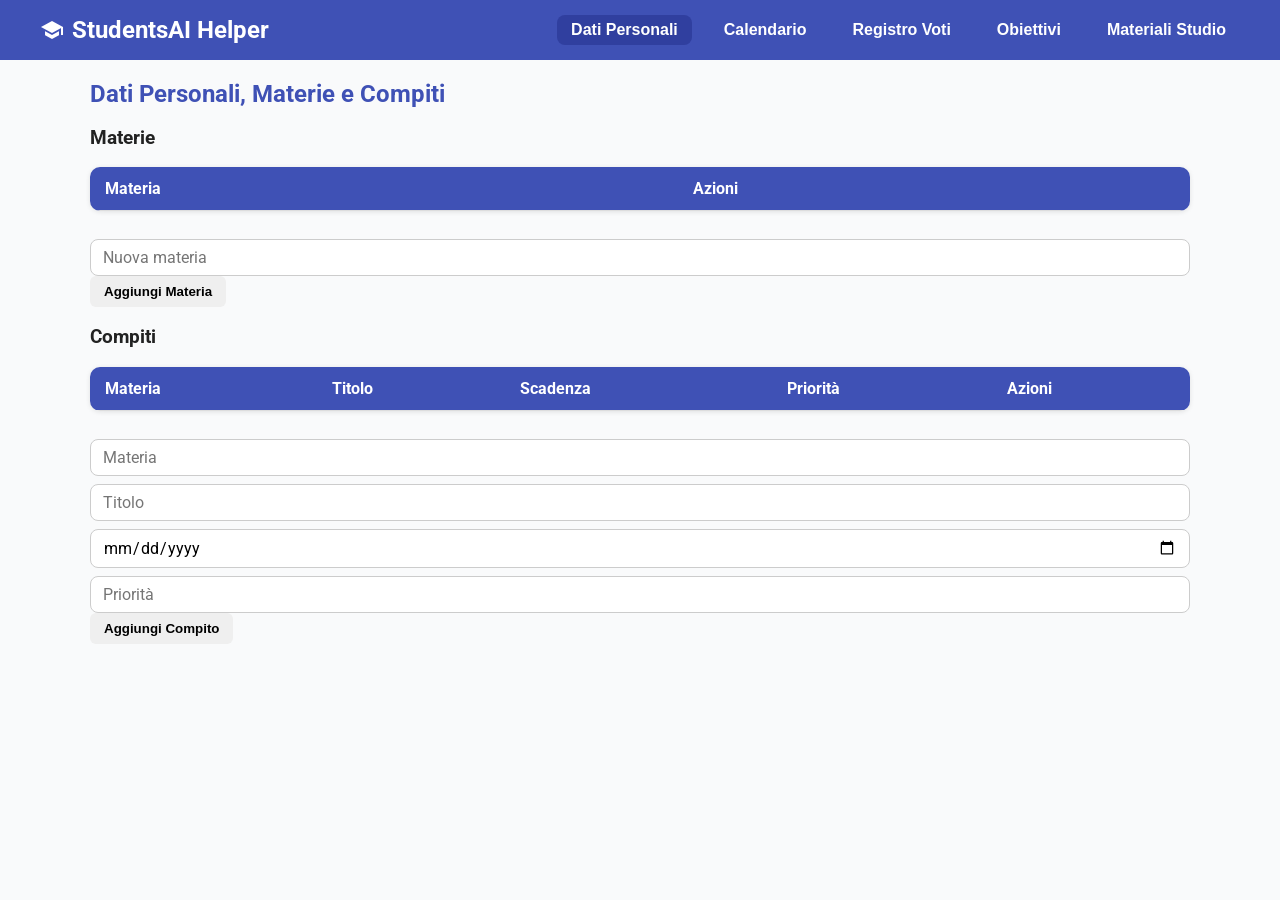
<file: index.html>
<!DOCTYPE html>
<html lang="it">
<head>
  <meta charset="UTF-8" />
  <meta name="viewport" content="width=device-width, initial-scale=1" />
  <title>StudentsAI Helper</title>
  <link href="https://fonts.googleapis.com/css2?family=Roboto&display=swap" rel="stylesheet" />
  <link href="https://fonts.googleapis.com/icon?family=Material+Icons" rel="stylesheet" />
  <link rel="stylesheet" href="style.css" />
</head>
<body>
<header class="header">
  <div class="container">
    <div class="logo"><span class="material-icons">school</span> StudentsAI Helper</div>
    <nav class="nav">
      <button class="nav-btn active" data-section="data-entry">Dati Personali</button>
      <button class="nav-btn" data-section="calendar">Calendario</button>
      <button class="nav-btn" data-section="grades">Registro Voti</button>
      <button class="nav-btn" data-section="goals">Obiettivi</button>
      <button class="nav-btn" data-section="materials">Materiali Studio</button>
    </nav>
  </div>
</header>
<main class="main">
  <section id="data-entry" class="section active">
    <h2>Dati Personali, Materie e Compiti</h2>
    <h3>Materie</h3>
    <table id="materie-table">
      <thead><tr><th>Materia</th><th>Azioni</th></tr></thead>
      <tbody id="materie-table-body"></tbody>
    </table>
    <form id="materie-form" style="margin-top:1rem;">
      <input type="text" id="materie-input" placeholder="Nuova materia" required />
      <button type="submit">Aggiungi Materia</button>
    </form>
    <h3>Compiti</h3>
    <table id="compiti-table">
      <thead><tr><th>Materia</th><th>Titolo</th><th>Scadenza</th><th>Priorità</th><th>Azioni</th></tr></thead>
      <tbody id="compiti-table-body"></tbody>
    </table>
    <form id="compiti-form" style="margin-top:1rem;">
      <input type="text" id="compito-materia" placeholder="Materia" required />
      <input type="text" id="compito-titolo" placeholder="Titolo" required />
      <input type="date" id="compito-scadenza" required />
      <input type="text" id="compito-priorita" placeholder="Priorità" required />
      <button type="submit">Aggiungi Compito</button>
    </form>
  </section>
  <section id="calendar" class="section">
    <h2>Calendario Studio</h2>
    <div id="calendar-container" style="display:flex; gap:20px;">
      <div id="calendar" style="flex:1;">
        <div id="calendar-controls">
          <button id="prev-month">«</button>
          <span id="calendar-month-year"></span>
          <button id="next-month">»</button>
        </div>
        <table id="calendar-table">
          <thead><tr><th>Lun</th><th>Mar</th><th>Mer</th><th>Gio</th><th>Ven</th><th>Sab</th><th>Dom</th></tr></thead>
          <tbody id="calendar-body"></tbody>
        </table>
      </div>
      <div id="calendar-events" style="flex:1;">
        <div id="calendar-event-form" class="hidden">
          <form id="event-form">
            <label for="event-date">Data:</label>
            <input type="date" id="event-date" required />
            <label for="event-title">Titolo:</label>
            <input type="text" id="event-title" required />
            <label for="event-type">Tipo Evento:</label>
            <select id="event-type">
              <option value="lezione">Lezione</option>
              <option value="compito">Compito</option>
              <option value="interrogazione">Interrogazione</option>
              <option value="altro">Altro</option>
            </select>
            <button type="submit">Salva Evento</button>
            <button type="button" id="cancel-event">Annulla</button>
          </form>
        </div>
        <div id="events-list"></div>
      </div>
    </div>
  </section>
  <section id="grades" class="section">
    <h2>Registro Voti e Obiettivi</h2>
    <table id="grades-table">
      <thead><tr><th>Materia</th><th>Voto</th><th>Data Inserimento</th><th>Azioni</th></tr></thead>
      <tbody id="grades-table-body"></tbody>
    </table>
    <div id="add-grade-box">
      <form id="grades-form" style="display:flex; gap:14px; align-items:flex-end; max-width:600px;">
        <div style="flex:1;">
          <label for="grade-materia">Materia</label>
          <input type="text" id="grade-materia" placeholder="Materia" required />
        </div>
        <div style="flex:1;">
          <label for="grade-voto">Voto (1-10)</label>
          <input type="number" id="grade-voto" min="1" max="10" step="0.1" required />
        </div>
        <button type="submit" class="primary-btn">Aggiungi</button>
      </form>
    </div>
    <div id="grade-needed-msg"></div>
    <h3>Imposta Obiettivo Voto</h3>
    <form id="goal-form" style="max-width: 480px;">
      <input type="text" id="goal-materia" placeholder="Materia" required />
      <input type="number" id="goal-voto" placeholder="Voto obiettivo (1-10)" min="1" max="10" step="0.1" required />
      <button type="submit" class="primary-btn">Salva Obiettivo</button>
    </form>
  </section>
  <section id="goals" class="section">
    <h2>Obiettivi Personali</h2>
    <form id="goal-entry-form" style="max-width: 480px;">
      <textarea id="goal-text" rows="3" placeholder="Descrivi il tuo obiettivo"></textarea>
      <input type="date" id="goal-deadline" />
      <button type="submit" class="primary-btn">Aggiungi Obiettivo</button>
    </form>
    <div id="goal-list"></div>
  </section>
  <section id="materials" class="section">
    <h2>Materiali di Studio</h2>
    <form id="material-entry-form" style="max-width: 480px;">
      <input type="text" id="material-title" placeholder="Titolo materiale" />
      <input type="text" id="material-link" placeholder="Link o percorso" />
      <button type="submit" class="primary-btn">Aggiungi Materiale</button>
    </form>
    <div id="material-list"></div>
  </section>
</main>
<script src="app.js"></script>
</body>
</html>
</file>
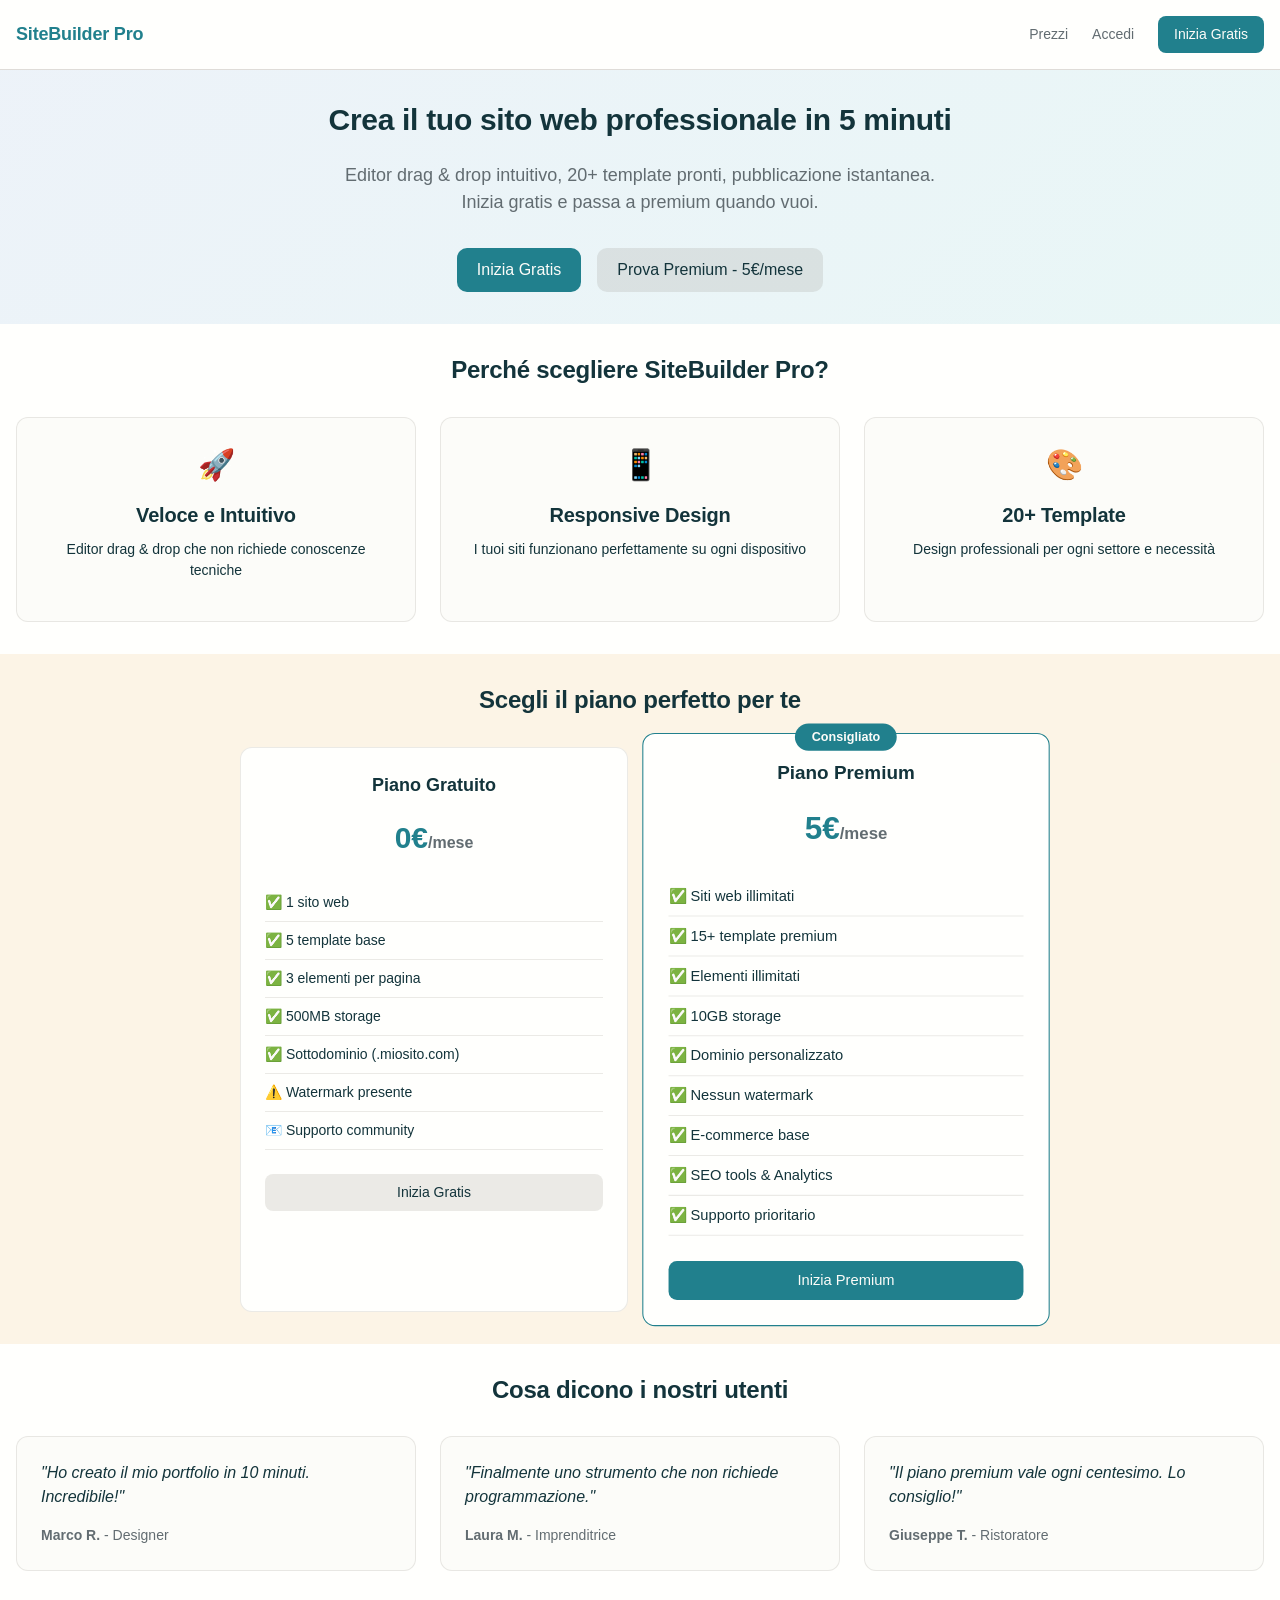
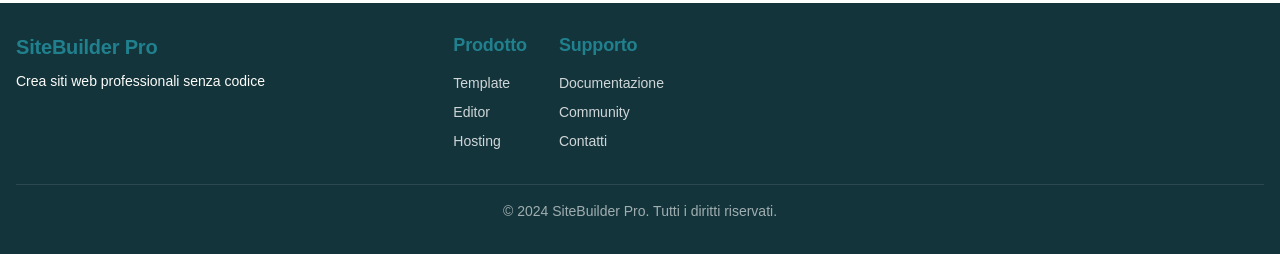
<file: sito-builder-completo.zip/index.html>
<!DOCTYPE html>
<html lang="it">
<head>
    <meta charset="UTF-8">
    <meta name="viewport" content="width=device-width, initial-scale=1.0">
    <title>SiteBuilder Pro - Crea il tuo sito in 5 minuti</title>
    <link rel="stylesheet" href="style.css">
</head>
<body>
    <!-- Landing Page -->
    <div id="landing-page" class="page active">
        <!-- Navigation -->
        <nav class="navbar">
            <div class="container">
                <div class="nav-content">
                    <div class="logo">
                        <h2>SiteBuilder Pro</h2>
                    </div>
                    <div class="nav-links">
                        <a href="#prezzi">Prezzi</a>
                        <a href="#" onclick="showLogin()">Accedi</a>
                        <button class="btn btn--primary" onclick="showSignup()">Inizia Gratis</button>
                    </div>
                </div>
            </div>
        </nav>

        <!-- Hero Section -->
        <section class="hero">
            <div class="container">
                <div class="hero-content">
                    <h1>Crea il tuo sito web professionale in 5 minuti</h1>
                    <p>Editor drag & drop intuitivo, 20+ template pronti, pubblicazione istantanea. Inizia gratis e passa a premium quando vuoi.</p>
                    <div class="hero-buttons">
                        <button class="btn btn--primary btn--lg" onclick="showSignup()">Inizia Gratis</button>
                        <button class="btn btn--secondary btn--lg" onclick="showUpgrade()">Prova Premium - 5€/mese</button>
                    </div>
                </div>
            </div>
        </section>

        <!-- Features -->
        <section class="features">
            <div class="container">
                <h2>Perché scegliere SiteBuilder Pro?</h2>
                <div class="features-grid">
                    <div class="feature-card">
                        <div class="feature-icon">🚀</div>
                        <h3>Veloce e Intuitivo</h3>
                        <p>Editor drag & drop che non richiede conoscenze tecniche</p>
                    </div>
                    <div class="feature-card">
                        <div class="feature-icon">📱</div>
                        <h3>Responsive Design</h3>
                        <p>I tuoi siti funzionano perfettamente su ogni dispositivo</p>
                    </div>
                    <div class="feature-card">
                        <div class="feature-icon">🎨</div>
                        <h3>20+ Template</h3>
                        <p>Design professionali per ogni settore e necessità</p>
                    </div>
                </div>
            </div>
        </section>

        <!-- Pricing -->
        <section id="prezzi" class="pricing">
            <div class="container">
                <h2>Scegli il piano perfetto per te</h2>
                <div class="pricing-cards">
                    <div class="pricing-card">
                        <div class="plan-name">Piano Gratuito</div>
                        <div class="plan-price">0€<span>/mese</span></div>
                        <ul class="plan-features">
                            <li>✅ 1 sito web</li>
                            <li>✅ 5 template base</li>
                            <li>✅ 3 elementi per pagina</li>
                            <li>✅ 500MB storage</li>
                            <li>✅ Sottodominio (.miosito.com)</li>
                            <li>⚠️ Watermark presente</li>
                            <li>📧 Supporto community</li>
                        </ul>
                        <button class="btn btn--secondary btn--full-width" onclick="showSignup()">Inizia Gratis</button>
                    </div>
                    <div class="pricing-card featured">
                        <div class="featured-badge">Consigliato</div>
                        <div class="plan-name">Piano Premium</div>
                        <div class="plan-price">5€<span>/mese</span></div>
                        <ul class="plan-features">
                            <li>✅ Siti web illimitati</li>
                            <li>✅ 15+ template premium</li>
                            <li>✅ Elementi illimitati</li>
                            <li>✅ 10GB storage</li>
                            <li>✅ Dominio personalizzato</li>
                            <li>✅ Nessun watermark</li>
                            <li>✅ E-commerce base</li>
                            <li>✅ SEO tools & Analytics</li>
                            <li>✅ Supporto prioritario</li>
                        </ul>
                        <button class="btn btn--primary btn--full-width" onclick="showUpgrade()">Inizia Premium</button>
                    </div>
                </div>
            </div>
        </section>

        <!-- Testimonials -->
        <section class="testimonials">
            <div class="container">
                <h2>Cosa dicono i nostri utenti</h2>
                <div class="testimonials-grid">
                    <div class="testimonial">
                        <p>"Ho creato il mio portfolio in 10 minuti. Incredibile!"</p>
                        <div class="testimonial-author">
                            <strong>Marco R.</strong> - Designer
                        </div>
                    </div>
                    <div class="testimonial">
                        <p>"Finalmente uno strumento che non richiede programmazione."</p>
                        <div class="testimonial-author">
                            <strong>Laura M.</strong> - Imprenditrice
                        </div>
                    </div>
                    <div class="testimonial">
                        <p>"Il piano premium vale ogni centesimo. Lo consiglio!"</p>
                        <div class="testimonial-author">
                            <strong>Giuseppe T.</strong> - Ristoratore
                        </div>
                    </div>
                </div>
            </div>
        </section>

        <!-- Footer -->
        <footer class="footer">
            <div class="container">
                <div class="footer-content">
                    <div class="footer-brand">
                        <h3>SiteBuilder Pro</h3>
                        <p>Crea siti web professionali senza codice</p>
                    </div>
                    <div class="footer-links">
                        <div class="footer-column">
                            <h4>Prodotto</h4>
                            <a href="#">Template</a>
                            <a href="#">Editor</a>
                            <a href="#">Hosting</a>
                        </div>
                        <div class="footer-column">
                            <h4>Supporto</h4>
                            <a href="#">Documentazione</a>
                            <a href="#">Community</a>
                            <a href="#">Contatti</a>
                        </div>
                    </div>
                </div>
                <div class="footer-bottom">
                    <p>&copy; 2024 SiteBuilder Pro. Tutti i diritti riservati.</p>
                </div>
            </div>
        </footer>
    </div>

    <!-- Dashboard Page -->
    <div id="dashboard-page" class="page">
        <nav class="dashboard-nav">
            <div class="nav-content">
                <div class="logo">
                    <h3>SiteBuilder Pro</h3>
                </div>
                <div class="nav-user">
                    <span class="user-plan" id="user-plan-badge">Piano Gratuito</span>
                    <button class="btn btn--outline btn--sm" onclick="logout()">Logout</button>
                </div>
            </div>
        </nav>

        <div class="dashboard-container">
            <div class="dashboard-header">
                <h1>I tuoi progetti</h1>
                <button class="btn btn--primary" onclick="showTemplates()">+ Nuovo Progetto</button>
            </div>

            <div class="dashboard-stats">
                <div class="stat-card">
                    <h3 id="sites-count">0</h3>
                    <p>Siti creati</p>
                </div>
                <div class="stat-card">
                    <h3 id="storage-used">0MB</h3>
                    <p>Storage utilizzato</p>
                </div>
                <div class="stat-card">
                    <h3 id="elements-used">0/3</h3>
                    <p>Elementi utilizzati</p>
                </div>
            </div>

            <div class="projects-grid" id="projects-grid">
                <div class="empty-state">
                    <div class="empty-icon">📄</div>
                    <h3>Nessun progetto ancora</h3>
                    <p>Inizia creando il tuo primo sito web</p>
                    <button class="btn btn--primary" onclick="showTemplates()">Scegli un template</button>
                </div>
            </div>
        </div>
    </div>

    <!-- Templates Page -->
    <div id="templates-page" class="page">
        <nav class="dashboard-nav">
            <div class="nav-content">
                <div class="nav-back">
                    <button class="btn btn--outline btn--sm" onclick="showDashboard()">← Dashboard</button>
                </div>
                <h3>Scegli un template</h3>
            </div>
        </nav>

        <div class="templates-container">
            <div class="templates-filters">
                <button class="filter-btn active" data-category="all">Tutti</button>
                <button class="filter-btn" data-category="Business">Business</button>
                <button class="filter-btn" data-category="E-commerce">E-commerce</button>
                <button class="filter-btn" data-category="Portfolio">Portfolio</button>
                <button class="filter-btn" data-category="Blog">Blog</button>
                <button class="filter-btn" data-category="Ristoranti">Ristoranti</button>
                <button class="filter-btn" data-category="Landing">Landing</button>
                <button class="filter-btn" data-category="Professional">Professional</button>
            </div>

            <div class="templates-grid" id="templates-grid">
                <!-- Templates will be populated by JavaScript -->
            </div>
        </div>
    </div>

    <!-- Editor Page -->
    <div id="editor-page" class="page">
        <div class="editor-header">
            <div class="editor-nav">
                <button class="btn btn--outline btn--sm" onclick="showDashboard()">← Dashboard</button>
                <span class="project-name" id="current-project-name">Nuovo Progetto</span>
            </div>
            <div class="editor-actions">
                <button class="btn btn--outline btn--sm" onclick="saveProject()">💾 Salva</button>
                <button class="btn btn--outline btn--sm" onclick="previewSite()">👁️ Anteprima</button>
                <button class="btn btn--primary btn--sm" onclick="publishSite()">🚀 Pubblica</button>
            </div>
        </div>

        <div class="editor-layout">
            <!-- Components Sidebar -->
            <div class="editor-sidebar">
                <h4>Componenti</h4>
                <div class="components-list" id="components-list">
                    <!-- Components will be populated by JavaScript -->
                </div>
                <div class="elements-counter">
                    <span id="elements-counter">0/3 elementi utilizzati</span>
                    <small>Piano Gratuito</small>
                </div>
            </div>

            <!-- Canvas -->
            <div class="editor-canvas">
                <div class="canvas-header">
                    <div class="device-switcher">
                        <button class="device-btn active" data-device="desktop">🖥️</button>
                        <button class="device-btn" data-device="tablet">📱</button>
                        <button class="device-btn" data-device="mobile">📱</button>
                    </div>
                </div>
                <div class="canvas-container" id="canvas-container">
                    <div class="canvas" id="canvas">
                        <div class="drop-zone">
                            <p>Trascina i componenti qui per iniziare</p>
                        </div>
                    </div>
                </div>
            </div>

            <!-- Properties Panel -->
            <div class="properties-panel">
                <h4>Proprietà</h4>
                <div class="properties-content" id="properties-content">
                    <p>Seleziona un elemento per modificarne le proprietà</p>
                </div>
            </div>
        </div>
    </div>

    <!-- Modals -->
    <!-- Login Modal -->
    <div id="login-modal" class="modal hidden">
        <div class="modal-content">
            <div class="modal-header">
                <h3>Accedi</h3>
                <button class="modal-close" onclick="closeModal('login-modal')">&times;</button>
            </div>
            <div class="modal-body">
                <form onsubmit="login(event)">
                    <div class="form-group">
                        <label class="form-label">Email</label>
                        <input type="email" class="form-control" required>
                    </div>
                    <div class="form-group">
                        <label class="form-label">Password</label>
                        <input type="password" class="form-control" required>
                    </div>
                    <button type="submit" class="btn btn--primary btn--full-width">Accedi</button>
                </form>
                <p style="text-align: center; margin-top: 16px;">
                    Non hai un account? <a href="#" onclick="showSignup()">Registrati</a>
                </p>
            </div>
        </div>
    </div>

    <!-- Signup Modal -->
    <div id="signup-modal" class="modal hidden">
        <div class="modal-content">
            <div class="modal-header">
                <h3>Registrati Gratis</h3>
                <button class="modal-close" onclick="closeModal('signup-modal')">&times;</button>
            </div>
            <div class="modal-body">
                <form onsubmit="signup(event)">
                    <div class="form-group">
                        <label class="form-label">Nome</label>
                        <input type="text" class="form-control" required>
                    </div>
                    <div class="form-group">
                        <label class="form-label">Email</label>
                        <input type="email" class="form-control" required>
                    </div>
                    <div class="form-group">
                        <label class="form-label">Password</label>
                        <input type="password" class="form-control" required>
                    </div>
                    <button type="submit" class="btn btn--primary btn--full-width">Inizia Gratis</button>
                </form>
                <p style="text-align: center; margin-top: 16px;">
                    Hai già un account? <a href="#" onclick="showLogin()">Accedi</a>
                </p>
            </div>
        </div>
    </div>

    <!-- Upgrade Modal -->
    <div id="upgrade-modal" class="modal hidden">
        <div class="modal-content modal-large">
            <div class="modal-header">
                <h3>Passa a Premium</h3>
                <button class="modal-close" onclick="closeModal('upgrade-modal')">&times;</button>
            </div>
            <div class="modal-body">
                <div class="upgrade-comparison">
                    <div class="upgrade-column">
                        <h4>Piano Gratuito</h4>
                        <div class="price">0€/mese</div>
                        <ul>
                            <li>1 sito web</li>
                            <li>3 elementi max</li>
                            <li>Watermark presente</li>
                            <li>Sottodominio</li>
                        </ul>
                    </div>
                    <div class="upgrade-column premium">
                        <h4>Piano Premium</h4>
                        <div class="price">5€/mese</div>
                        <ul>
                            <li>Siti illimitati</li>
                            <li>Elementi illimitati</li>
                            <li>Nessun watermark</li>
                            <li>Dominio personalizzato</li>
                            <li>Template premium</li>
                            <li>E-commerce</li>
                            <li>SEO & Analytics</li>
                        </ul>
                        <button class="btn btn--primary btn--full-width" onclick="upgradeToPremium()">
                            Upgrade Ora - 5€/mese
                        </button>
                    </div>
                </div>
            </div>
        </div>
    </div>

    <!-- Preview Modal -->
    <div id="preview-modal" class="modal modal-fullscreen hidden">
        <div class="modal-content">
            <div class="modal-header">
                <h3>Anteprima Sito</h3>
                <button class="modal-close" onclick="closeModal('preview-modal')">&times;</button>
            </div>
            <div class="modal-body">
                <div class="preview-frame" id="preview-frame">
                    <!-- Site preview will be rendered here -->
                </div>
            </div>
        </div>
    </div>

    <script src="app.js"></script>
</body>
</html>
</file>
<file: style.css>
body {
  font-family: 'Roboto', sans-serif;
  margin: 0;
  background: #f9fafb;
  color: #222;
}
.header {
  background-color: #3f51b5;
  color: white;
  padding: 15px 20px;
  position: sticky;
  top: 0;
  z-index: 10;
}
.container {
  max-width: 1200px;
  margin: 0 auto;
  display: flex;
  justify-content: space-between;
  align-items: center;
}
.logo {
  font-weight: 700;
  font-size: 1.5rem;
  display: flex;
  align-items: center;
  gap: 8px;
}
nav {
  display: flex;
  gap: 18px;
}
nav button.nav-btn {
  background: none;
  border: none;
  color: white;
  font-weight: 700;
  cursor: pointer;
  padding: 6px 14px;
  border-radius: 8px;
  font-size: 1rem;
  transition: background-color 0.3s;
}
nav button.nav-btn:hover,
nav button.nav-btn.active {
  background-color: #303f9f;
}
.main {
  max-width: 1100px;
  margin: 20px auto;
  padding: 0 15px;
}
.section {
  display: none;
}
.section.active {
  display: block;
}
h2 {
  color: #3f51b5;
  margin-bottom: 15px;
}
table {
  width: 100%;
  border-collapse: collapse;
  margin-bottom: 20px;
  background: white;
  border-radius: 10px;
  overflow: hidden;
  box-shadow: 0 1px 5px rgba(0, 0, 0, 0.1);
}
thead {
  background-color: #3f51b5;
  color: white;
}
th, td {
  padding: 12px 15px;
  border-bottom: 1px solid #ddd;
  text-align: left;
}
th {
  font-weight: 700;
}
button {
  border-radius: 6px;
  border: none;
  padding: 8px 14px;
  font-weight: 600;
  cursor: pointer;
  transition: background-color 0.3s;
}
button:hover {
  opacity: 0.9;
}
button.primary-btn {
  background-color: #3f51b5;
  color: white;
}
button.delete-btn {
  background-color: #e53935;
  color: white;
}
button.delete-btn:hover {
  background-color: #b71c1c;
}
input, textarea, select {
  width: 100%;
  padding: 8px 12px;
  font-size: 1rem;
  border: 1px solid #ccc;
  border-radius: 8px;
  box-sizing: border-box;
  font-family: 'Roboto', sans-serif;
  margin-top: 8px;
}
#add-grade-box form {
  display: flex;
  gap: 14px;
  align-items: flex-end;
  max-width: 600px;
}
#add-grade-box label {
  font-weight: 600;
  display: block;
  margin-bottom: 6px;
  text-align: left;
}
#add-grade-box input {
  width: 100%;
  margin-top: 0;
  margin-bottom: 0;
}
#calendar-container {
  display: flex;
  gap: 20px;
}
#calendar-controls {
  display: flex;
  gap: 12px;
  justify-content: center;
  margin-bottom: 14px;
}
#calendar-controls button {
  padding: 6px 16px;
  background: #3f51b5;
  border: none;
  border-radius: 6px;
  color: white;
  font-weight: 700;
  cursor: pointer;
  transition: background-color 0.3s ease;
}
#calendar-controls button:hover {
  background: #2c387e;
}
#calendar-table {
  background: white;
  border-radius: 10px;
  overflow: hidden;
  box-shadow: 0 1px 6px rgba(0,0,0,0.1);
  width: 100%;
  border-collapse: collapse;
}
#calendar-table thead {
  background: #3f51b5;
  color: white;
}
#calendar-table th, #calendar-table td {
  text-align: center;
  padding: 10px 8px;
  border: 1px solid #ddd;
}
.calendar-day {
  cursor: pointer;
  transition: background-color 0.2s;
}
.calendar-day:hover {
  background-color: #d1d9ff;
}
.calendar-event-day {
  background-color: #ffc107 !important;
}
#calendar-event-form {
  max-width: 400px;
  background: white;
  padding: 15px 20px;
  border-radius: 10px;
  box-shadow: 0 1px 6px rgba(0,0,0,0.1);
  margin-top: 20px;
  display: none;
}
#calendar-event-form.visible {
  display: block;
}
#calendar-event-form label {
  margin-top: 12px;
}
</file>
<file: sito-builder-completo.zip/style.css>
:root {
  /* Primitive Color Tokens */
  --color-white: rgba(255, 255, 255, 1);
  --color-black: rgba(0, 0, 0, 1);
  --color-cream-50: rgba(252, 252, 249, 1);
  --color-cream-100: rgba(255, 255, 253, 1);
  --color-gray-200: rgba(245, 245, 245, 1);
  --color-gray-300: rgba(167, 169, 169, 1);
  --color-gray-400: rgba(119, 124, 124, 1);
  --color-slate-500: rgba(98, 108, 113, 1);
  --color-brown-600: rgba(94, 82, 64, 1);
  --color-charcoal-700: rgba(31, 33, 33, 1);
  --color-charcoal-800: rgba(38, 40, 40, 1);
  --color-slate-900: rgba(19, 52, 59, 1);
  --color-teal-300: rgba(50, 184, 198, 1);
  --color-teal-400: rgba(45, 166, 178, 1);
  --color-teal-500: rgba(33, 128, 141, 1);
  --color-teal-600: rgba(29, 116, 128, 1);
  --color-teal-700: rgba(26, 104, 115, 1);
  --color-teal-800: rgba(41, 150, 161, 1);
  --color-red-400: rgba(255, 84, 89, 1);
  --color-red-500: rgba(192, 21, 47, 1);
  --color-orange-400: rgba(230, 129, 97, 1);
  --color-orange-500: rgba(168, 75, 47, 1);

  /* RGB versions for opacity control */
  --color-brown-600-rgb: 94, 82, 64;
  --color-teal-500-rgb: 33, 128, 141;
  --color-slate-900-rgb: 19, 52, 59;
  --color-slate-500-rgb: 98, 108, 113;
  --color-red-500-rgb: 192, 21, 47;
  --color-red-400-rgb: 255, 84, 89;
  --color-orange-500-rgb: 168, 75, 47;
  --color-orange-400-rgb: 230, 129, 97;

  /* Background color tokens (Light Mode) */
  --color-bg-1: rgba(59, 130, 246, 0.08); /* Light blue */
  --color-bg-2: rgba(245, 158, 11, 0.08); /* Light yellow */
  --color-bg-3: rgba(34, 197, 94, 0.08); /* Light green */
  --color-bg-4: rgba(239, 68, 68, 0.08); /* Light red */
  --color-bg-5: rgba(147, 51, 234, 0.08); /* Light purple */
  --color-bg-6: rgba(249, 115, 22, 0.08); /* Light orange */
  --color-bg-7: rgba(236, 72, 153, 0.08); /* Light pink */
  --color-bg-8: rgba(6, 182, 212, 0.08); /* Light cyan */

  /* Semantic Color Tokens (Light Mode) */
  --color-background: var(--color-cream-50);
  --color-surface: var(--color-cream-100);
  --color-text: var(--color-slate-900);
  --color-text-secondary: var(--color-slate-500);
  --color-primary: var(--color-teal-500);
  --color-primary-hover: var(--color-teal-600);
  --color-primary-active: var(--color-teal-700);
  --color-secondary: rgba(var(--color-brown-600-rgb), 0.12);
  --color-secondary-hover: rgba(var(--color-brown-600-rgb), 0.2);
  --color-secondary-active: rgba(var(--color-brown-600-rgb), 0.25);
  --color-border: rgba(var(--color-brown-600-rgb), 0.2);
  --color-btn-primary-text: var(--color-cream-50);
  --color-card-border: rgba(var(--color-brown-600-rgb), 0.12);
  --color-card-border-inner: rgba(var(--color-brown-600-rgb), 0.12);
  --color-error: var(--color-red-500);
  --color-success: var(--color-teal-500);
  --color-warning: var(--color-orange-500);
  --color-info: var(--color-slate-500);
  --color-focus-ring: rgba(var(--color-teal-500-rgb), 0.4);
  --color-select-caret: rgba(var(--color-slate-900-rgb), 0.8);

  /* Common style patterns */
  --focus-ring: 0 0 0 3px var(--color-focus-ring);
  --focus-outline: 2px solid var(--color-primary);
  --status-bg-opacity: 0.15;
  --status-border-opacity: 0.25;
  --select-caret-light: url("data:image/svg+xml,%3Csvg xmlns='http://www.w3.org/2000/svg' width='16' height='16' viewBox='0 0 24 24' fill='none' stroke='%23134252' stroke-width='2' stroke-linecap='round' stroke-linejoin='round'%3E%3Cpolyline points='6 9 12 15 18 9'%3E%3C/polyline%3E%3C/svg%3E");
  --select-caret-dark: url("data:image/svg+xml,%3Csvg xmlns='http://www.w3.org/2000/svg' width='16' height='16' viewBox='0 0 24 24' fill='none' stroke='%23f5f5f5' stroke-width='2' stroke-linecap='round' stroke-linejoin='round'%3E%3Cpolyline points='6 9 12 15 18 9'%3E%3C/polyline%3E%3C/svg%3E");

  /* RGB versions for opacity control */
  --color-success-rgb: 33, 128, 141;
  --color-error-rgb: 192, 21, 47;
  --color-warning-rgb: 168, 75, 47;
  --color-info-rgb: 98, 108, 113;

  /* Typography */
  --font-family-base: "FKGroteskNeue", "Geist", "Inter", -apple-system,
    BlinkMacSystemFont, "Segoe UI", Roboto, sans-serif;
  --font-family-mono: "Berkeley Mono", ui-monospace, SFMono-Regular, Menlo,
    Monaco, Consolas, monospace;
  --font-size-xs: 11px;
  --font-size-sm: 12px;
  --font-size-base: 14px;
  --font-size-md: 14px;
  --font-size-lg: 16px;
  --font-size-xl: 18px;
  --font-size-2xl: 20px;
  --font-size-3xl: 24px;
  --font-size-4xl: 30px;
  --font-weight-normal: 400;
  --font-weight-medium: 500;
  --font-weight-semibold: 550;
  --font-weight-bold: 600;
  --line-height-tight: 1.2;
  --line-height-normal: 1.5;
  --letter-spacing-tight: -0.01em;

  /* Spacing */
  --space-0: 0;
  --space-1: 1px;
  --space-2: 2px;
  --space-4: 4px;
  --space-6: 6px;
  --space-8: 8px;
  --space-10: 10px;
  --space-12: 12px;
  --space-16: 16px;
  --space-20: 20px;
  --space-24: 24px;
  --space-32: 32px;

  /* Border Radius */
  --radius-sm: 6px;
  --radius-base: 8px;
  --radius-md: 10px;
  --radius-lg: 12px;
  --radius-full: 9999px;

  /* Shadows */
  --shadow-xs: 0 1px 2px rgba(0, 0, 0, 0.02);
  --shadow-sm: 0 1px 3px rgba(0, 0, 0, 0.04), 0 1px 2px rgba(0, 0, 0, 0.02);
  --shadow-md: 0 4px 6px -1px rgba(0, 0, 0, 0.04),
    0 2px 4px -1px rgba(0, 0, 0, 0.02);
  --shadow-lg: 0 10px 15px -3px rgba(0, 0, 0, 0.04),
    0 4px 6px -2px rgba(0, 0, 0, 0.02);
  --shadow-inset-sm: inset 0 1px 0 rgba(255, 255, 255, 0.15),
    inset 0 -1px 0 rgba(0, 0, 0, 0.03);

  /* Animation */
  --duration-fast: 150ms;
  --duration-normal: 250ms;
  --ease-standard: cubic-bezier(0.16, 1, 0.3, 1);

  /* Layout */
  --container-sm: 640px;
  --container-md: 768px;
  --container-lg: 1024px;
  --container-xl: 1280px;
}

/* Dark mode colors */
@media (prefers-color-scheme: dark) {
  :root {
    /* RGB versions for opacity control (Dark Mode) */
    --color-gray-400-rgb: 119, 124, 124;
    --color-teal-300-rgb: 50, 184, 198;
    --color-gray-300-rgb: 167, 169, 169;
    --color-gray-200-rgb: 245, 245, 245;

    /* Background color tokens (Dark Mode) */
    --color-bg-1: rgba(29, 78, 216, 0.15); /* Dark blue */
    --color-bg-2: rgba(180, 83, 9, 0.15); /* Dark yellow */
    --color-bg-3: rgba(21, 128, 61, 0.15); /* Dark green */
    --color-bg-4: rgba(185, 28, 28, 0.15); /* Dark red */
    --color-bg-5: rgba(107, 33, 168, 0.15); /* Dark purple */
    --color-bg-6: rgba(194, 65, 12, 0.15); /* Dark orange */
    --color-bg-7: rgba(190, 24, 93, 0.15); /* Dark pink */
    --color-bg-8: rgba(8, 145, 178, 0.15); /* Dark cyan */

    /* Semantic Color Tokens (Dark Mode) */
    --color-background: var(--color-charcoal-700);
    --color-surface: var(--color-charcoal-800);
    --color-text: var(--color-gray-200);
    --color-text-secondary: rgba(var(--color-gray-300-rgb), 0.7);
    --color-primary: var(--color-teal-300);
    --color-primary-hover: var(--color-teal-400);
    --color-primary-active: var(--color-teal-800);
    --color-secondary: rgba(var(--color-gray-400-rgb), 0.15);
    --color-secondary-hover: rgba(var(--color-gray-400-rgb), 0.25);
    --color-secondary-active: rgba(var(--color-gray-400-rgb), 0.3);
    --color-border: rgba(var(--color-gray-400-rgb), 0.3);
    --color-error: var(--color-red-400);
    --color-success: var(--color-teal-300);
    --color-warning: var(--color-orange-400);
    --color-info: var(--color-gray-300);
    --color-focus-ring: rgba(var(--color-teal-300-rgb), 0.4);
    --color-btn-primary-text: var(--color-slate-900);
    --color-card-border: rgba(var(--color-gray-400-rgb), 0.2);
    --color-card-border-inner: rgba(var(--color-gray-400-rgb), 0.15);
    --shadow-inset-sm: inset 0 1px 0 rgba(255, 255, 255, 0.1),
      inset 0 -1px 0 rgba(0, 0, 0, 0.15);
    --button-border-secondary: rgba(var(--color-gray-400-rgb), 0.2);
    --color-border-secondary: rgba(var(--color-gray-400-rgb), 0.2);
    --color-select-caret: rgba(var(--color-gray-200-rgb), 0.8);

    /* Common style patterns - updated for dark mode */
    --focus-ring: 0 0 0 3px var(--color-focus-ring);
    --focus-outline: 2px solid var(--color-primary);
    --status-bg-opacity: 0.15;
    --status-border-opacity: 0.25;
    --select-caret-light: url("data:image/svg+xml,%3Csvg xmlns='http://www.w3.org/2000/svg' width='16' height='16' viewBox='0 0 24 24' fill='none' stroke='%23134252' stroke-width='2' stroke-linecap='round' stroke-linejoin='round'%3E%3Cpolyline points='6 9 12 15 18 9'%3E%3C/polyline%3E%3C/svg%3E");
    --select-caret-dark: url("data:image/svg+xml,%3Csvg xmlns='http://www.w3.org/2000/svg' width='16' height='16' viewBox='0 0 24 24' fill='none' stroke='%23f5f5f5' stroke-width='2' stroke-linecap='round' stroke-linejoin='round'%3E%3Cpolyline points='6 9 12 15 18 9'%3E%3C/polyline%3E%3C/svg%3E");

    /* RGB versions for dark mode */
    --color-success-rgb: var(--color-teal-300-rgb);
    --color-error-rgb: var(--color-red-400-rgb);
    --color-warning-rgb: var(--color-orange-400-rgb);
    --color-info-rgb: var(--color-gray-300-rgb);
  }
}

/* Data attribute for manual theme switching */
[data-color-scheme="dark"] {
  /* RGB versions for opacity control (dark mode) */
  --color-gray-400-rgb: 119, 124, 124;
  --color-teal-300-rgb: 50, 184, 198;
  --color-gray-300-rgb: 167, 169, 169;
  --color-gray-200-rgb: 245, 245, 245;

  /* Colorful background palette - Dark Mode */
  --color-bg-1: rgba(29, 78, 216, 0.15); /* Dark blue */
  --color-bg-2: rgba(180, 83, 9, 0.15); /* Dark yellow */
  --color-bg-3: rgba(21, 128, 61, 0.15); /* Dark green */
  --color-bg-4: rgba(185, 28, 28, 0.15); /* Dark red */
  --color-bg-5: rgba(107, 33, 168, 0.15); /* Dark purple */
  --color-bg-6: rgba(194, 65, 12, 0.15); /* Dark orange */
  --color-bg-7: rgba(190, 24, 93, 0.15); /* Dark pink */
  --color-bg-8: rgba(8, 145, 178, 0.15); /* Dark cyan */

  /* Semantic Color Tokens (Dark Mode) */
  --color-background: var(--color-charcoal-700);
  --color-surface: var(--color-charcoal-800);
  --color-text: var(--color-gray-200);
  --color-text-secondary: rgba(var(--color-gray-300-rgb), 0.7);
  --color-primary: var(--color-teal-300);
  --color-primary-hover: var(--color-teal-400);
  --color-primary-active: var(--color-teal-800);
  --color-secondary: rgba(var(--color-gray-400-rgb), 0.15);
  --color-secondary-hover: rgba(var(--color-gray-400-rgb), 0.25);
  --color-secondary-active: rgba(var(--color-gray-400-rgb), 0.3);
  --color-border: rgba(var(--color-gray-400-rgb), 0.3);
  --color-error: var(--color-red-400);
  --color-success: var(--color-teal-300);
  --color-warning: var(--color-orange-400);
  --color-info: var(--color-gray-300);
  --color-focus-ring: rgba(var(--color-teal-300-rgb), 0.4);
  --color-btn-primary-text: var(--color-slate-900);
  --color-card-border: rgba(var(--color-gray-400-rgb), 0.15);
  --color-card-border-inner: rgba(var(--color-gray-400-rgb), 0.15);
  --shadow-inset-sm: inset 0 1px 0 rgba(255, 255, 255, 0.1),
    inset 0 -1px 0 rgba(0, 0, 0, 0.15);
  --color-border-secondary: rgba(var(--color-gray-400-rgb), 0.2);
  --color-select-caret: rgba(var(--color-gray-200-rgb), 0.8);

  /* Common style patterns - updated for dark mode */
  --focus-ring: 0 0 0 3px var(--color-focus-ring);
  --focus-outline: 2px solid var(--color-primary);
  --status-bg-opacity: 0.15;
  --status-border-opacity: 0.25;
  --select-caret-light: url("data:image/svg+xml,%3Csvg xmlns='http://www.w3.org/2000/svg' width='16' height='16' viewBox='0 0 24 24' fill='none' stroke='%23134252' stroke-width='2' stroke-linecap='round' stroke-linejoin='round'%3E%3Cpolyline points='6 9 12 15 18 9'%3E%3C/polyline%3E%3C/svg%3E");
  --select-caret-dark: url("data:image/svg+xml,%3Csvg xmlns='http://www.w3.org/2000/svg' width='16' height='16' viewBox='0 0 24 24' fill='none' stroke='%23f5f5f5' stroke-width='2' stroke-linecap='round' stroke-linejoin='round'%3E%3Cpolyline points='6 9 12 15 18 9'%3E%3C/polyline%3E%3C/svg%3E");

  /* RGB versions for dark mode */
  --color-success-rgb: var(--color-teal-300-rgb);
  --color-error-rgb: var(--color-red-400-rgb);
  --color-warning-rgb: var(--color-orange-400-rgb);
  --color-info-rgb: var(--color-gray-300-rgb);
}

[data-color-scheme="light"] {
  /* RGB versions for opacity control (light mode) */
  --color-brown-600-rgb: 94, 82, 64;
  --color-teal-500-rgb: 33, 128, 141;
  --color-slate-900-rgb: 19, 52, 59;

  /* Semantic Color Tokens (Light Mode) */
  --color-background: var(--color-cream-50);
  --color-surface: var(--color-cream-100);
  --color-text: var(--color-slate-900);
  --color-text-secondary: var(--color-slate-500);
  --color-primary: var(--color-teal-500);
  --color-primary-hover: var(--color-teal-600);
  --color-primary-active: var(--color-teal-700);
  --color-secondary: rgba(var(--color-brown-600-rgb), 0.12);
  --color-secondary-hover: rgba(var(--color-brown-600-rgb), 0.2);
  --color-secondary-active: rgba(var(--color-brown-600-rgb), 0.25);
  --color-border: rgba(var(--color-brown-600-rgb), 0.2);
  --color-btn-primary-text: var(--color-cream-50);
  --color-card-border: rgba(var(--color-brown-600-rgb), 0.12);
  --color-card-border-inner: rgba(var(--color-brown-600-rgb), 0.12);
  --color-error: var(--color-red-500);
  --color-success: var(--color-teal-500);
  --color-warning: var(--color-orange-500);
  --color-info: var(--color-slate-500);
  --color-focus-ring: rgba(var(--color-teal-500-rgb), 0.4);

  /* RGB versions for light mode */
  --color-success-rgb: var(--color-teal-500-rgb);
  --color-error-rgb: var(--color-red-500-rgb);
  --color-warning-rgb: var(--color-orange-500-rgb);
  --color-info-rgb: var(--color-slate-500-rgb);
}

/* Base styles */
html {
  font-size: var(--font-size-base);
  font-family: var(--font-family-base);
  line-height: var(--line-height-normal);
  color: var(--color-text);
  background-color: var(--color-background);
  -webkit-font-smoothing: antialiased;
  box-sizing: border-box;
}

body {
  margin: 0;
  padding: 0;
}

*,
*::before,
*::after {
  box-sizing: inherit;
}

/* Typography */
h1,
h2,
h3,
h4,
h5,
h6 {
  margin: 0;
  font-weight: var(--font-weight-semibold);
  line-height: var(--line-height-tight);
  color: var(--color-text);
  letter-spacing: var(--letter-spacing-tight);
}

h1 {
  font-size: var(--font-size-4xl);
}
h2 {
  font-size: var(--font-size-3xl);
}
h3 {
  font-size: var(--font-size-2xl);
}
h4 {
  font-size: var(--font-size-xl);
}
h5 {
  font-size: var(--font-size-lg);
}
h6 {
  font-size: var(--font-size-md);
}

p {
  margin: 0 0 var(--space-16) 0;
}

a {
  color: var(--color-primary);
  text-decoration: none;
  transition: color var(--duration-fast) var(--ease-standard);
}

a:hover {
  color: var(--color-primary-hover);
}

code,
pre {
  font-family: var(--font-family-mono);
  font-size: calc(var(--font-size-base) * 0.95);
  background-color: var(--color-secondary);
  border-radius: var(--radius-sm);
}

code {
  padding: var(--space-1) var(--space-4);
}

pre {
  padding: var(--space-16);
  margin: var(--space-16) 0;
  overflow: auto;
  border: 1px solid var(--color-border);
}

pre code {
  background: none;
  padding: 0;
}

/* Buttons */
.btn {
  display: inline-flex;
  align-items: center;
  justify-content: center;
  padding: var(--space-8) var(--space-16);
  border-radius: var(--radius-base);
  font-size: var(--font-size-base);
  font-weight: 500;
  line-height: 1.5;
  cursor: pointer;
  transition: all var(--duration-normal) var(--ease-standard);
  border: none;
  text-decoration: none;
  position: relative;
}

.btn:focus-visible {
  outline: none;
  box-shadow: var(--focus-ring);
}

.btn--primary {
  background: var(--color-primary);
  color: var(--color-btn-primary-text);
}

.btn--primary:hover {
  background: var(--color-primary-hover);
}

.btn--primary:active {
  background: var(--color-primary-active);
}

.btn--secondary {
  background: var(--color-secondary);
  color: var(--color-text);
}

.btn--secondary:hover {
  background: var(--color-secondary-hover);
}

.btn--secondary:active {
  background: var(--color-secondary-active);
}

.btn--outline {
  background: transparent;
  border: 1px solid var(--color-border);
  color: var(--color-text);
}

.btn--outline:hover {
  background: var(--color-secondary);
}

.btn--sm {
  padding: var(--space-4) var(--space-12);
  font-size: var(--font-size-sm);
  border-radius: var(--radius-sm);
}

.btn--lg {
  padding: var(--space-10) var(--space-20);
  font-size: var(--font-size-lg);
  border-radius: var(--radius-md);
}

.btn--full-width {
  width: 100%;
}

.btn:disabled {
  opacity: 0.5;
  cursor: not-allowed;
}

/* Form elements */
.form-control {
  display: block;
  width: 100%;
  padding: var(--space-8) var(--space-12);
  font-size: var(--font-size-md);
  line-height: 1.5;
  color: var(--color-text);
  background-color: var(--color-surface);
  border: 1px solid var(--color-border);
  border-radius: var(--radius-base);
  transition: border-color var(--duration-fast) var(--ease-standard),
    box-shadow var(--duration-fast) var(--ease-standard);
}

textarea.form-control {
  font-family: var(--font-family-base);
  font-size: var(--font-size-base);
}

select.form-control {
  padding: var(--space-8) var(--space-12);
  -webkit-appearance: none;
  -moz-appearance: none;
  appearance: none;
  background-image: var(--select-caret-light);
  background-repeat: no-repeat;
  background-position: right var(--space-12) center;
  background-size: 16px;
  padding-right: var(--space-32);
}

/* Add a dark mode specific caret */
@media (prefers-color-scheme: dark) {
  select.form-control {
    background-image: var(--select-caret-dark);
  }
}

/* Also handle data-color-scheme */
[data-color-scheme="dark"] select.form-control {
  background-image: var(--select-caret-dark);
}

[data-color-scheme="light"] select.form-control {
  background-image: var(--select-caret-light);
}

.form-control:focus {
  border-color: var(--color-primary);
  outline: var(--focus-outline);
}

.form-label {
  display: block;
  margin-bottom: var(--space-8);
  font-weight: var(--font-weight-medium);
  font-size: var(--font-size-sm);
}

.form-group {
  margin-bottom: var(--space-16);
}

/* Card component */
.card {
  background-color: var(--color-surface);
  border-radius: var(--radius-lg);
  border: 1px solid var(--color-card-border);
  box-shadow: var(--shadow-sm);
  overflow: hidden;
  transition: box-shadow var(--duration-normal) var(--ease-standard);
}

.card:hover {
  box-shadow: var(--shadow-md);
}

.card__body {
  padding: var(--space-16);
}

.card__header,
.card__footer {
  padding: var(--space-16);
  border-bottom: 1px solid var(--color-card-border-inner);
}

/* Status indicators - simplified with CSS variables */
.status {
  display: inline-flex;
  align-items: center;
  padding: var(--space-6) var(--space-12);
  border-radius: var(--radius-full);
  font-weight: var(--font-weight-medium);
  font-size: var(--font-size-sm);
}

.status--success {
  background-color: rgba(
    var(--color-success-rgb, 33, 128, 141),
    var(--status-bg-opacity)
  );
  color: var(--color-success);
  border: 1px solid
    rgba(var(--color-success-rgb, 33, 128, 141), var(--status-border-opacity));
}

.status--error {
  background-color: rgba(
    var(--color-error-rgb, 192, 21, 47),
    var(--status-bg-opacity)
  );
  color: var(--color-error);
  border: 1px solid
    rgba(var(--color-error-rgb, 192, 21, 47), var(--status-border-opacity));
}

.status--warning {
  background-color: rgba(
    var(--color-warning-rgb, 168, 75, 47),
    var(--status-bg-opacity)
  );
  color: var(--color-warning);
  border: 1px solid
    rgba(var(--color-warning-rgb, 168, 75, 47), var(--status-border-opacity));
}

.status--info {
  background-color: rgba(
    var(--color-info-rgb, 98, 108, 113),
    var(--status-bg-opacity)
  );
  color: var(--color-info);
  border: 1px solid
    rgba(var(--color-info-rgb, 98, 108, 113), var(--status-border-opacity));
}

/* Container layout */
.container {
  width: 100%;
  margin-right: auto;
  margin-left: auto;
  padding-right: var(--space-16);
  padding-left: var(--space-16);
}

@media (min-width: 640px) {
  .container {
    max-width: var(--container-sm);
  }
}
@media (min-width: 768px) {
  .container {
    max-width: var(--container-md);
  }
}
@media (min-width: 1024px) {
  .container {
    max-width: var(--container-lg);
  }
}
@media (min-width: 1280px) {
  .container {
    max-width: var(--container-xl);
  }
}

/* Utility classes */
.flex {
  display: flex;
}
.flex-col {
  flex-direction: column;
}
.items-center {
  align-items: center;
}
.justify-center {
  justify-content: center;
}
.justify-between {
  justify-content: space-between;
}
.gap-4 {
  gap: var(--space-4);
}
.gap-8 {
  gap: var(--space-8);
}
.gap-16 {
  gap: var(--space-16);
}

.m-0 {
  margin: 0;
}
.mt-8 {
  margin-top: var(--space-8);
}
.mb-8 {
  margin-bottom: var(--space-8);
}
.mx-8 {
  margin-left: var(--space-8);
  margin-right: var(--space-8);
}
.my-8 {
  margin-top: var(--space-8);
  margin-bottom: var(--space-8);
}

.p-0 {
  padding: 0;
}
.py-8 {
  padding-top: var(--space-8);
  padding-bottom: var(--space-8);
}
.px-8 {
  padding-left: var(--space-8);
  padding-right: var(--space-8);
}
.py-16 {
  padding-top: var(--space-16);
  padding-bottom: var(--space-16);
}
.px-16 {
  padding-left: var(--space-16);
  padding-right: var(--space-16);
}

.block {
  display: block;
}
.hidden {
  display: none;
}

/* Accessibility */
.sr-only {
  position: absolute;
  width: 1px;
  height: 1px;
  padding: 0;
  margin: -1px;
  overflow: hidden;
  clip: rect(0, 0, 0, 0);
  white-space: nowrap;
  border-width: 0;
}

:focus-visible {
  outline: var(--focus-outline);
  outline-offset: 2px;
}

/* Dark mode specifics */
[data-color-scheme="dark"] .btn--outline {
  border: 1px solid var(--color-border-secondary);
}

@font-face {
  font-family: 'FKGroteskNeue';
  src: url('https://r2cdn.perplexity.ai/fonts/FKGroteskNeue.woff2')
    format('woff2');
}

/* END PERPLEXITY DESIGN SYSTEM */
/* Custom styles for SiteBuilder Pro */

/* Page Management */
.page {
    display: none;
}

.page.active {
    display: block;
}

/* Landing Page Styles */
.navbar {
    background: var(--color-surface);
    border-bottom: 1px solid var(--color-border);
    padding: var(--space-16) 0;
    position: sticky;
    top: 0;
    z-index: 100;
}

.nav-content {
    display: flex;
    justify-content: space-between;
    align-items: center;
}

.logo h2 {
    color: var(--color-primary);
    margin: 0;
    font-size: var(--font-size-xl);
}

.nav-links {
    display: flex;
    align-items: center;
    gap: var(--space-24);
}

.nav-links a {
    color: var(--color-text-secondary);
    font-weight: var(--font-weight-medium);
    transition: color var(--duration-fast) var(--ease-standard);
}

.nav-links a:hover {
    color: var(--color-text);
}

/* Hero Section */
.hero {
    background: linear-gradient(135deg, var(--color-bg-1), var(--color-bg-8));
    padding: var(--space-32) 0;
    text-align: center;
}

.hero-content h1 {
    font-size: var(--font-size-4xl);
    margin-bottom: var(--space-24);
    max-width: 800px;
    margin-left: auto;
    margin-right: auto;
}

.hero-content p {
    font-size: var(--font-size-xl);
    color: var(--color-text-secondary);
    max-width: 600px;
    margin: 0 auto var(--space-32) auto;
}

.hero-buttons {
    display: flex;
    gap: var(--space-16);
    justify-content: center;
    flex-wrap: wrap;
}

/* Features Section */
.features {
    padding: var(--space-32) 0;
    background: var(--color-surface);
}

.features h2 {
    text-align: center;
    margin-bottom: var(--space-32);
}

.features-grid {
    display: grid;
    grid-template-columns: repeat(auto-fit, minmax(300px, 1fr));
    gap: var(--space-24);
}

.feature-card {
    background: var(--color-background);
    padding: var(--space-24);
    border-radius: var(--radius-lg);
    text-align: center;
    border: 1px solid var(--color-card-border);
}

.feature-icon {
    font-size: var(--font-size-4xl);
    margin-bottom: var(--space-16);
}

.feature-card h3 {
    margin-bottom: var(--space-12);
}

/* Pricing Section */
.pricing {
    padding: var(--space-32) 0;
    background: var(--color-bg-2);
}

.pricing h2 {
    text-align: center;
    margin-bottom: var(--space-32);
}

.pricing-cards {
    display: grid;
    grid-template-columns: repeat(auto-fit, minmax(350px, 1fr));
    gap: var(--space-24);
    max-width: 800px;
    margin: 0 auto;
}

.pricing-card {
    background: var(--color-surface);
    padding: var(--space-24);
    border-radius: var(--radius-lg);
    border: 1px solid var(--color-card-border);
    position: relative;
    text-align: center;
}

.pricing-card.featured {
    border-color: var(--color-primary);
    transform: scale(1.05);
}

.featured-badge {
    position: absolute;
    top: -10px;
    left: 50%;
    transform: translateX(-50%);
    background: var(--color-primary);
    color: var(--color-btn-primary-text);
    padding: var(--space-4) var(--space-16);
    border-radius: var(--radius-full);
    font-size: var(--font-size-sm);
    font-weight: var(--font-weight-bold);
}

.plan-name {
    font-size: var(--font-size-xl);
    font-weight: var(--font-weight-bold);
    margin-bottom: var(--space-16);
}

.plan-price {
    font-size: var(--font-size-4xl);
    font-weight: var(--font-weight-bold);
    color: var(--color-primary);
    margin-bottom: var(--space-24);
}

.plan-price span {
    font-size: var(--font-size-lg);
    color: var(--color-text-secondary);
}

.plan-features {
    list-style: none;
    padding: 0;
    margin-bottom: var(--space-24);
}

.plan-features li {
    padding: var(--space-8) 0;
    border-bottom: 1px solid var(--color-card-border);
    text-align: left;
}

/* Testimonials */
.testimonials {
    padding: var(--space-32) 0;
    background: var(--color-surface);
}

.testimonials h2 {
    text-align: center;
    margin-bottom: var(--space-32);
}

.testimonials-grid {
    display: grid;
    grid-template-columns: repeat(auto-fit, minmax(300px, 1fr));
    gap: var(--space-24);
}

.testimonial {
    background: var(--color-background);
    padding: var(--space-24);
    border-radius: var(--radius-lg);
    border: 1px solid var(--color-card-border);
}

.testimonial p {
    font-style: italic;
    margin-bottom: var(--space-16);
    font-size: var(--font-size-lg);
}

.testimonial-author {
    color: var(--color-text-secondary);
}

/* Footer */
.footer {
    background: var(--color-text);
    color: var(--color-background);
    padding: var(--space-32) 0 var(--space-16);
}

.footer-content {
    display: grid;
    grid-template-columns: 1fr 2fr;
    gap: var(--space-32);
    margin-bottom: var(--space-24);
}

.footer-brand h3 {
    color: var(--color-primary);
    margin-bottom: var(--space-12);
}

.footer-links {
    display: flex;
    gap: var(--space-32);
}

.footer-column h4 {
    margin-bottom: var(--space-16);
    color: var(--color-primary);
}

.footer-column a {
    display: block;
    color: rgba(255, 255, 255, 0.8);
    margin-bottom: var(--space-8);
}

.footer-bottom {
    border-top: 1px solid rgba(255, 255, 255, 0.1);
    padding-top: var(--space-16);
    text-align: center;
    color: rgba(255, 255, 255, 0.6);
}

/* Dashboard Styles */
.dashboard-nav {
    background: var(--color-surface);
    border-bottom: 1px solid var(--color-border);
    padding: var(--space-16) 0;
}

.dashboard-nav .nav-content {
    display: flex;
    justify-content: space-between;
    align-items: center;
    max-width: 1200px;
    margin: 0 auto;
    padding: 0 var(--space-16);
}

.nav-user {
    display: flex;
    align-items: center;
    gap: var(--space-16);
}

.user-plan {
    padding: var(--space-4) var(--space-12);
    background: var(--color-bg-3);
    border-radius: var(--radius-full);
    font-size: var(--font-size-sm);
    font-weight: var(--font-weight-medium);
}

.dashboard-container {
    max-width: 1200px;
    margin: 0 auto;
    padding: var(--space-32) var(--space-16);
}

.dashboard-header {
    display: flex;
    justify-content: space-between;
    align-items: center;
    margin-bottom: var(--space-32);
}

.dashboard-stats {
    display: grid;
    grid-template-columns: repeat(auto-fit, minmax(200px, 1fr));
    gap: var(--space-16);
    margin-bottom: var(--space-32);
}

.stat-card {
    background: var(--color-surface);
    padding: var(--space-20);
    border-radius: var(--radius-lg);
    border: 1px solid var(--color-card-border);
    text-align: center;
}

.stat-card h3 {
    font-size: var(--font-size-3xl);
    color: var(--color-primary);
    margin-bottom: var(--space-8);
}

.projects-grid {
    display: grid;
    grid-template-columns: repeat(auto-fill, minmax(300px, 1fr));
    gap: var(--space-24);
}

.empty-state {
    grid-column: 1 / -1;
    text-align: center;
    padding: var(--space-32);
    background: var(--color-surface);
    border-radius: var(--radius-lg);
    border: 2px dashed var(--color-border);
}

.empty-icon {
    font-size: var(--font-size-4xl);
    margin-bottom: var(--space-16);
}

.project-card {
    background: var(--color-surface);
    border-radius: var(--radius-lg);
    border: 1px solid var(--color-card-border);
    overflow: hidden;
    transition: transform var(--duration-normal) var(--ease-standard);
}

.project-card:hover {
    transform: translateY(-4px);
    box-shadow: var(--shadow-lg);
}

.project-preview {
    height: 200px;
    background: var(--color-bg-1);
    display: flex;
    align-items: center;
    justify-content: center;
    font-size: var(--font-size-4xl);
}

.project-info {
    padding: var(--space-16);
}

.project-name {
    font-weight: var(--font-weight-semibold);
    margin-bottom: var(--space-8);
}

.project-meta {
    color: var(--color-text-secondary);
    font-size: var(--font-size-sm);
    margin-bottom: var(--space-16);
}

.project-actions {
    display: flex;
    gap: var(--space-8);
}

/* Templates Page */
.templates-container {
    max-width: 1200px;
    margin: 0 auto;
    padding: var(--space-32) var(--space-16);
}

.templates-filters {
    display: flex;
    gap: var(--space-8);
    margin-bottom: var(--space-32);
    flex-wrap: wrap;
}

.filter-btn {
    padding: var(--space-8) var(--space-16);
    border: 1px solid var(--color-border);
    background: var(--color-surface);
    color: var(--color-text);
    border-radius: var(--radius-full);
    cursor: pointer;
    transition: all var(--duration-fast) var(--ease-standard);
}

.filter-btn.active,
.filter-btn:hover {
    background: var(--color-primary);
    color: var(--color-btn-primary-text);
    border-color: var(--color-primary);
}

.templates-grid {
    display: grid;
    grid-template-columns: repeat(auto-fill, minmax(300px, 1fr));
    gap: var(--space-24);
}

.template-card {
    background: var(--color-surface);
    border-radius: var(--radius-lg);
    border: 1px solid var(--color-card-border);
    overflow: hidden;
    cursor: pointer;
    transition: transform var(--duration-normal) var(--ease-standard);
    position: relative;
}

.template-card:hover {
    transform: translateY(-4px);
    box-shadow: var(--shadow-lg);
}

.template-preview {
    height: 200px;
    background: var(--color-bg-1);
    display: flex;
    align-items: center;
    justify-content: center;
    font-size: var(--font-size-4xl);
}

.template-info {
    padding: var(--space-16);
}

.template-name {
    font-weight: var(--font-weight-semibold);
    margin-bottom: var(--space-8);
}

.template-category {
    color: var(--color-text-secondary);
    font-size: var(--font-size-sm);
    margin-bottom: var(--space-8);
}

.template-badge {
    position: absolute;
    top: var(--space-12);
    right: var(--space-12);
    padding: var(--space-4) var(--space-8);
    border-radius: var(--radius-full);
    font-size: var(--font-size-xs);
    font-weight: var(--font-weight-bold);
    text-transform: uppercase;
}

.template-badge.free {
    background: var(--color-bg-3);
    color: var(--color-success);
}

.template-badge.premium {
    background: var(--color-primary);
    color: var(--color-btn-primary-text);
}

/* Editor Styles */
.editor-header {
    background: var(--color-surface);
    border-bottom: 1px solid var(--color-border);
    padding: var(--space-12) var(--space-16);
    display: flex;
    justify-content: space-between;
    align-items: center;
}

.editor-nav {
    display: flex;
    align-items: center;
    gap: var(--space-16);
}

.project-name {
    font-weight: var(--font-weight-semibold);
}

.editor-actions {
    display: flex;
    gap: var(--space-8);
}

.editor-layout {
    display: grid;
    grid-template-columns: 250px 1fr 250px;
    height: calc(100vh - 80px);
}

.editor-sidebar,
.properties-panel {
    background: var(--color-surface);
    border-right: 1px solid var(--color-border);
    padding: var(--space-16);
    overflow-y: auto;
}

.properties-panel {
    border-right: none;
    border-left: 1px solid var(--color-border);
}

.components-list {
    display: flex;
    flex-direction: column;
    gap: var(--space-8);
}

.component-item {
    display: flex;
    align-items: center;
    gap: var(--space-8);
    padding: var(--space-12);
    border: 1px solid var(--color-border);
    border-radius: var(--radius-base);
    cursor: grab;
    transition: all var(--duration-fast) var(--ease-standard);
}

.component-item:hover {
    background: var(--color-secondary);
    transform: translateY(-1px);
}

.component-item.disabled {
    opacity: 0.5;
    cursor: not-allowed;
}

.component-icon {
    font-size: var(--font-size-lg);
}

.elements-counter {
    margin-top: var(--space-16);
    padding: var(--space-12);
    background: var(--color-bg-2);
    border-radius: var(--radius-base);
    text-align: center;
}

.elements-counter small {
    display: block;
    color: var(--color-text-secondary);
    margin-top: var(--space-4);
}

.editor-canvas {
    background: var(--color-background);
    display: flex;
    flex-direction: column;
}

.canvas-header {
    background: var(--color-surface);
    border-bottom: 1px solid var(--color-border);
    padding: var(--space-12);
    display: flex;
    justify-content: center;
}

.device-switcher {
    display: flex;
    gap: var(--space-4);
}

.device-btn {
    padding: var(--space-8);
    border: 1px solid var(--color-border);
    background: var(--color-surface);
    border-radius: var(--radius-base);
    cursor: pointer;
    transition: all var(--duration-fast) var(--ease-standard);
}

.device-btn.active,
.device-btn:hover {
    background: var(--color-primary);
    color: var(--color-btn-primary-text);
    border-color: var(--color-primary);
}

.canvas-container {
    flex: 1;
    padding: var(--space-24);
    overflow: auto;
}

.canvas {
    max-width: 1200px;
    margin: 0 auto;
    min-height: 600px;
    background: var(--color-surface);
    border: 1px solid var(--color-border);
    border-radius: var(--radius-base);
}

.drop-zone {
    height: 100%;
    display: flex;
    align-items: center;
    justify-content: center;
    color: var(--color-text-secondary);
    border: 2px dashed var(--color-border);
    border-radius: var(--radius-base);
}

.canvas-element {
    position: relative;
    margin: var(--space-8);
    padding: var(--space-16);
    border: 2px solid transparent;
    border-radius: var(--radius-base);
    cursor: pointer;
}

.canvas-element:hover,
.canvas-element.selected {
    border-color: var(--color-primary);
}

.element-controls {
    position: absolute;
    top: -30px;
    right: 0;
    display: none;
    gap: var(--space-4);
}

.canvas-element:hover .element-controls,
.canvas-element.selected .element-controls {
    display: flex;
}

.element-control {
    width: 24px;
    height: 24px;
    background: var(--color-primary);
    color: var(--color-btn-primary-text);
    border: none;
    border-radius: var(--radius-sm);
    cursor: pointer;
    display: flex;
    align-items: center;
    justify-content: center;
    font-size: var(--font-size-sm);
}

.watermark {
    position: fixed;
    bottom: var(--space-16);
    right: var(--space-16);
    background: rgba(0, 0, 0, 0.8);
    color: white;
    padding: var(--space-8);
    border-radius: var(--radius-base);
    font-size: var(--font-size-sm);
    z-index: 1000;
}

/* Modal Styles */
.modal {
    position: fixed;
    top: 0;
    left: 0;
    width: 100%;
    height: 100%;
    background: rgba(0, 0, 0, 0.5);
    display: flex;
    align-items: center;
    justify-content: center;
    z-index: 1000;
}

.modal.hidden {
    display: none;
}

.modal-content {
    background: var(--color-surface);
    border-radius: var(--radius-lg);
    width: 90%;
    max-width: 500px;
    max-height: 90vh;
    overflow-y: auto;
}

.modal-large {
    max-width: 800px;
}

.modal-fullscreen .modal-content {
    width: 95%;
    max-width: 1200px;
    height: 90vh;
}

.modal-header {
    display: flex;
    justify-content: space-between;
    align-items: center;
    padding: var(--space-20);
    border-bottom: 1px solid var(--color-border);
}

.modal-close {
    background: none;
    border: none;
    font-size: var(--font-size-3xl);
    cursor: pointer;
    color: var(--color-text-secondary);
    line-height: 1;
}

.modal-body {
    padding: var(--space-20);
}

.upgrade-comparison {
    display: grid;
    grid-template-columns: 1fr 1fr;
    gap: var(--space-24);
}

.upgrade-column {
    padding: var(--space-24);
    border: 1px solid var(--color-border);
    border-radius: var(--radius-lg);
    text-align: center;
}

.upgrade-column.premium {
    border-color: var(--color-primary);
    background: var(--color-bg-1);
}

.upgrade-column h4 {
    margin-bottom: var(--space-16);
}

.price {
    font-size: var(--font-size-3xl);
    font-weight: var(--font-weight-bold);
    color: var(--color-primary);
    margin-bottom: var(--space-24);
}

.upgrade-column ul {
    list-style: none;
    padding: 0;
    margin-bottom: var(--space-24);
    text-align: left;
}

.upgrade-column li {
    padding: var(--space-8) 0;
    border-bottom: 1px solid var(--color-border);
}

.preview-frame {
    width: 100%;
    height: 100%;
    border: none;
    background: var(--color-background);
    border-radius: var(--radius-base);
    padding: var(--space-16);
}

/* Responsive Design */
@media (max-width: 768px) {
    .hero-content h1 {
        font-size: var(--font-size-3xl);
    }
    
    .hero-buttons {
        flex-direction: column;
        align-items: center;
    }
    
    .features-grid,
    .testimonials-grid {
        grid-template-columns: 1fr;
    }
    
    .pricing-cards {
        grid-template-columns: 1fr;
    }
    
    .pricing-card.featured {
        transform: none;
    }
    
    .footer-content {
        grid-template-columns: 1fr;
    }
    
    .footer-links {
        flex-direction: column;
        gap: var(--space-16);
    }
    
    .nav-links {
        gap: var(--space-8);
    }
    
    .nav-links a {
        display: none;
    }
    
    .dashboard-header {
        flex-direction: column;
        gap: var(--space-16);
        align-items: stretch;
    }
    
    .editor-layout {
        grid-template-columns: 1fr;
        height: auto;
    }
    
    .editor-sidebar,
    .properties-panel {
        position: static;
        border: none;
        border-top: 1px solid var(--color-border);
        max-height: 300px;
    }
    
    .upgrade-comparison {
        grid-template-columns: 1fr;
    }
    
    .templates-filters {
        justify-content: center;
    }
}
</file>
